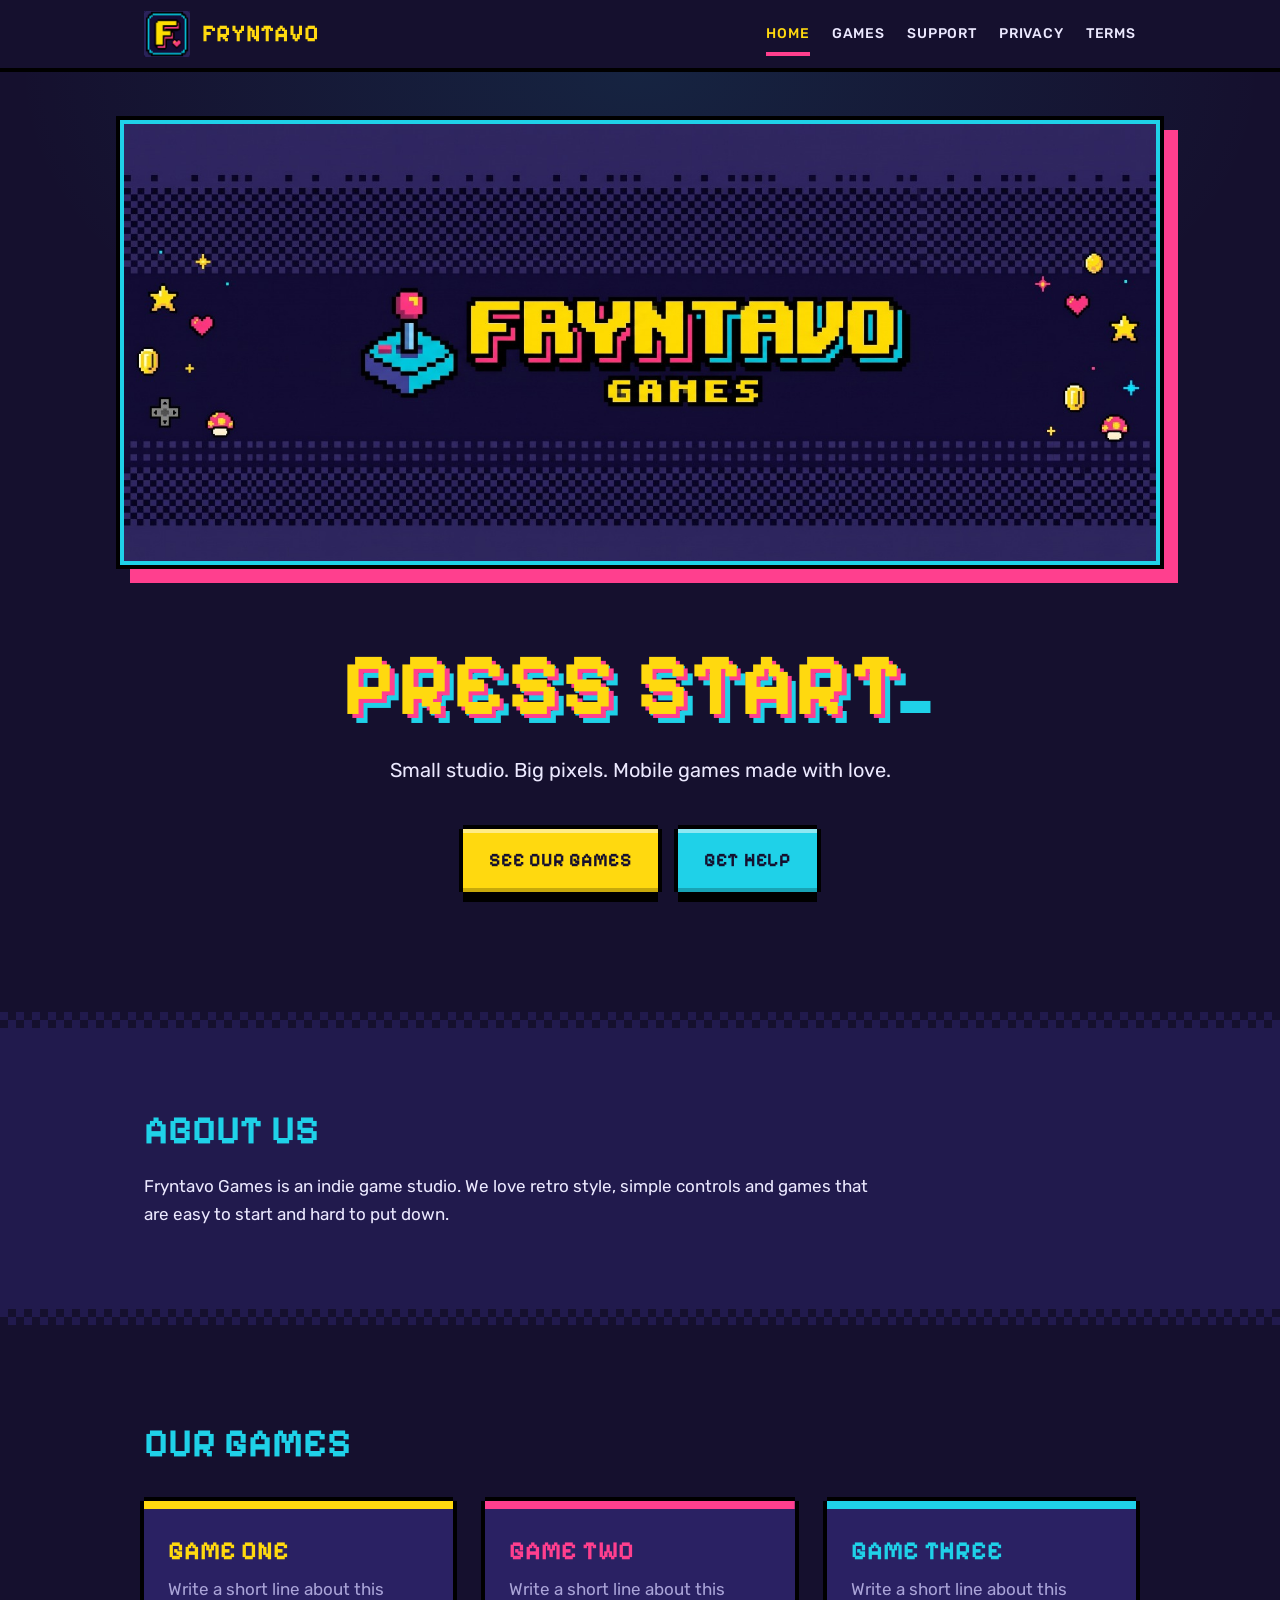
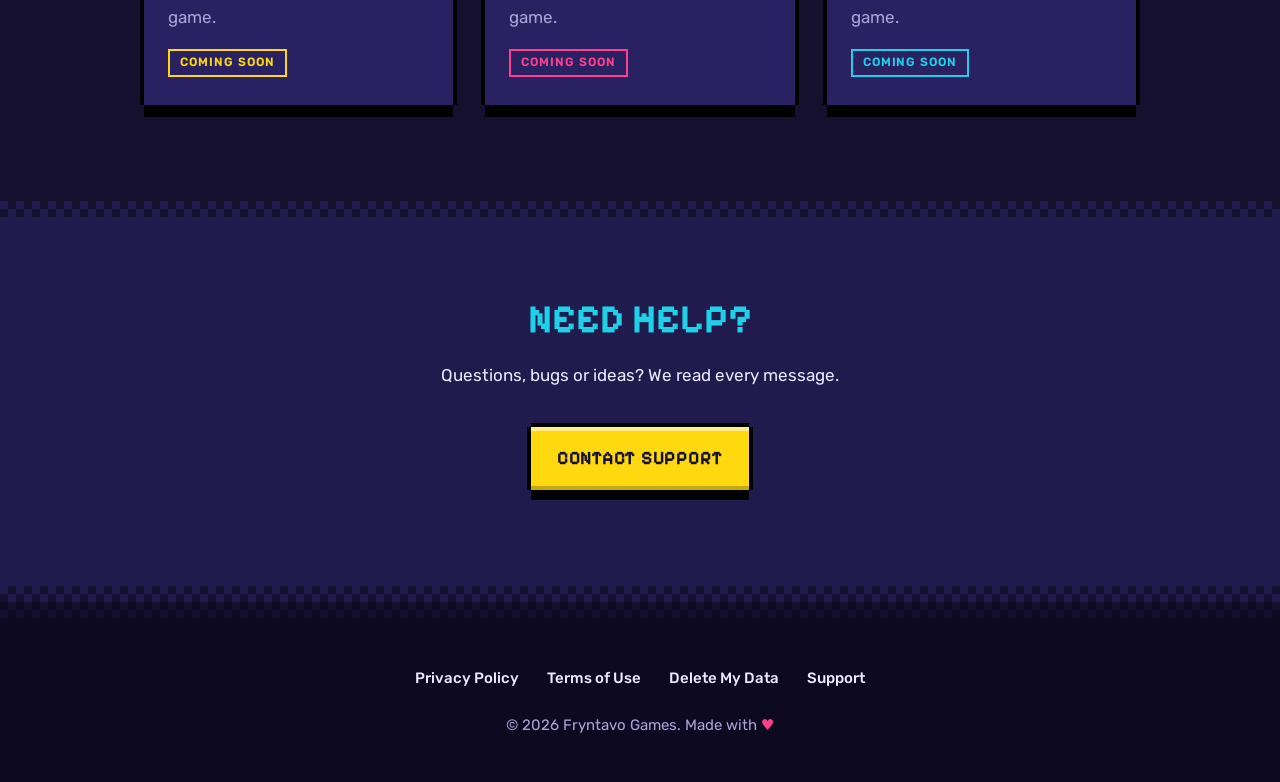
<file: index.html>
<!DOCTYPE html>
<html lang="en">
<head>
<meta charset="UTF-8">
<meta name="viewport" content="width=device-width, initial-scale=1">
<title>Fryntavo Games - Fun Retro Mobile Games</title>
<meta name="description" content="Fryntavo Games is an indie studio making fun retro style mobile games for Android.">
<link rel="icon" href="logo.jpeg">
<link rel="stylesheet" href="style.css">
</head>
<body>

<header><div class="wrap">
  <a class="brand" href="index.html"><img src="logo.jpeg" alt="Fryntavo Games logo"> FRYNTAVO</a>
  <nav>
    <a class="on" href="index.html">HOME</a>
    <a href="index.html#games">GAMES</a>
    <a href="support.html">SUPPORT</a>
    <a href="privacy.html">PRIVACY</a>
    <a href="terms.html">TERMS</a>
  </nav>
</div></header>

<div class="hero">
  <img src="banner.jpg" alt="Fryntavo Games">
  <div class="wrap">
    <h1>PRESS START<span class="blink">_</span></h1>
    <p>Small studio. Big pixels. Mobile games made with love.</p>
    <a class="btn" href="#games">SEE OUR GAMES</a>
    <a class="btn alt" href="support.html">GET HELP</a>
  </div>
</div>

<section class="dark" id="about"><div class="wrap">
  <h2>ABOUT US</h2>
  <p>Fryntavo Games is an indie game studio. We love retro style, simple controls and games that are easy to start and hard to put down.</p>
</div></section>

<section id="games"><div class="wrap">
  <h2>OUR GAMES</h2>
  <div class="grid">
    <!-- CHANGE: one card per game. When a game is live, replace its COMING SOON line with:
    <a class="btn" href="https://play.google.com/store/apps/details?id=YOUR.PACKAGE.NAME">GET IT</a> -->
    <div class="card">
      <h3>GAME ONE</h3>
      <p>Write a short line about this game.</p>
      <span class="tag">COMING SOON</span>
    </div>
    <div class="card">
      <h3>GAME TWO</h3>
      <p>Write a short line about this game.</p>
      <span class="tag">COMING SOON</span>
    </div>
    <div class="card">
      <h3>GAME THREE</h3>
      <p>Write a short line about this game.</p>
      <span class="tag">COMING SOON</span>
    </div>
  </div>
</div></section>

<section class="dark"><div class="wrap center">
  <h2>NEED HELP?</h2>
  <p>Questions, bugs or ideas? We read every message.</p><br>
  <a class="btn" href="support.html">CONTACT SUPPORT</a>
</div></section>

<footer>
  <div class="links">
    <a href="privacy.html">Privacy Policy</a>
    <a href="terms.html">Terms of Use</a>
    <a href="delete-data.html">Delete My Data</a>
    <a href="support.html">Support</a>
  </div>
  <p>&copy; 2026 Fryntavo Games. Made with <span>&hearts;</span></p>
</footer>

</body>
</html>
</file>
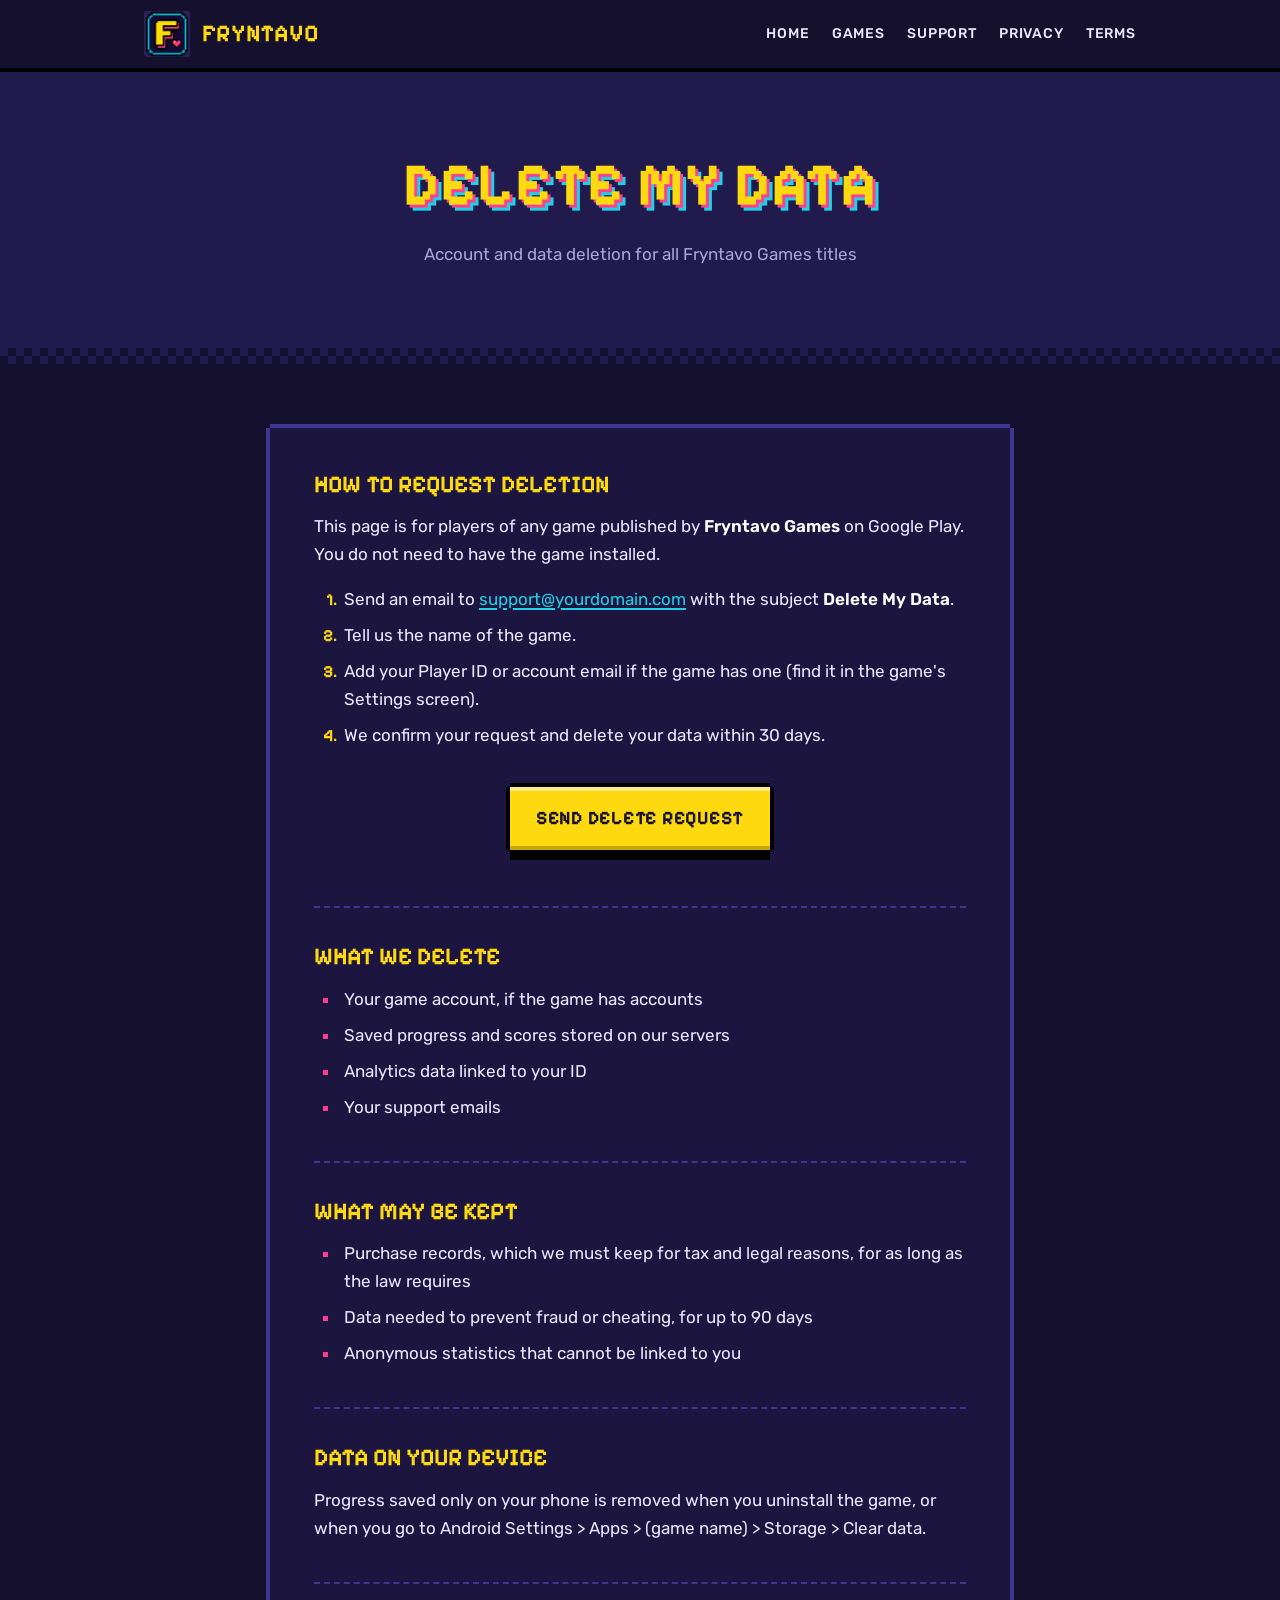
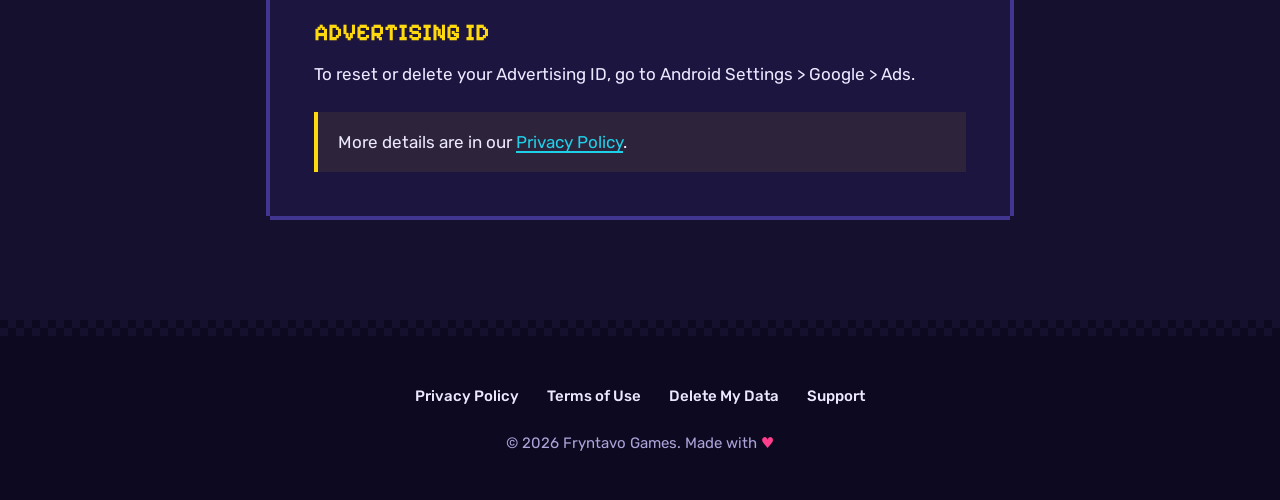
<file: delete-data.html>
<!DOCTYPE html>
<html lang="en">
<head>
<meta charset="UTF-8">
<meta name="viewport" content="width=device-width, initial-scale=1">
<title>Delete My Data - Fryntavo Games</title>
<meta name="description" content="How to request deletion of your account and data from Fryntavo Games.">
<link rel="icon" href="logo.jpeg">
<link rel="stylesheet" href="style.css">
</head>
<body>

<header><div class="wrap">
  <a class="brand" href="index.html"><img src="logo.jpeg" alt="Fryntavo Games logo"> FRYNTAVO</a>
  <nav>
    <a href="index.html">HOME</a>
    <a href="index.html#games">GAMES</a>
    <a href="support.html">SUPPORT</a>
    <a href="privacy.html">PRIVACY</a>
    <a href="terms.html">TERMS</a>
  </nav>
</div></header>

<div class="page-head">
  <h1>DELETE MY DATA</h1>
  <p>Account and data deletion for all Fryntavo Games titles</p>
</div>

<div class="doc">

  <h2>HOW TO REQUEST DELETION</h2>
  <p>This page is for players of any game published by <b>Fryntavo Games</b> on Google Play. You do not need to have the game installed.</p>
  <ol>
    <li>Send an email to <a href="mailto:support@yourdomain.com?subject=Delete%20My%20Data">support@yourdomain.com</a> with the subject <b>Delete My Data</b>.</li>
    <li>Tell us the name of the game.</li>
    <li>Add your Player ID or account email if the game has one (find it in the game's Settings screen).</li>
    <li>We confirm your request and delete your data within 30 days.</li>
  </ol>
  <p class="center"><a class="btn" href="mailto:support@yourdomain.com?subject=Delete%20My%20Data&body=Game%20name%3A%20%0APlayer%20ID%20or%20account%20email%3A%20">SEND DELETE REQUEST</a></p>

  <h2>WHAT WE DELETE</h2>
  <ul>
    <li>Your game account, if the game has accounts</li>
    <li>Saved progress and scores stored on our servers</li>
    <li>Analytics data linked to your ID</li>
    <li>Your support emails</li>
  </ul>

  <h2>WHAT MAY BE KEPT</h2>
  <ul>
    <li>Purchase records, which we must keep for tax and legal reasons, for as long as the law requires</li>
    <li>Data needed to prevent fraud or cheating, for up to 90 days</li>
    <li>Anonymous statistics that cannot be linked to you</li>
  </ul>

  <h2>DATA ON YOUR DEVICE</h2>
  <p>Progress saved only on your phone is removed when you uninstall the game, or when you go to Android Settings &gt; Apps &gt; (game name) &gt; Storage &gt; Clear data.</p>

  <h2>ADVERTISING ID</h2>
  <p>To reset or delete your Advertising ID, go to Android Settings &gt; Google &gt; Ads.</p>

  <div class="note">More details are in our <a href="privacy.html#deletion">Privacy Policy</a>.</div>

</div>

<footer>
  <div class="links">
    <a href="privacy.html">Privacy Policy</a>
    <a href="terms.html">Terms of Use</a>
    <a href="delete-data.html">Delete My Data</a>
    <a href="support.html">Support</a>
  </div>
  <p>&copy; 2026 Fryntavo Games. Made with <span>&hearts;</span></p>
</footer>

</body>
</html>
</file>
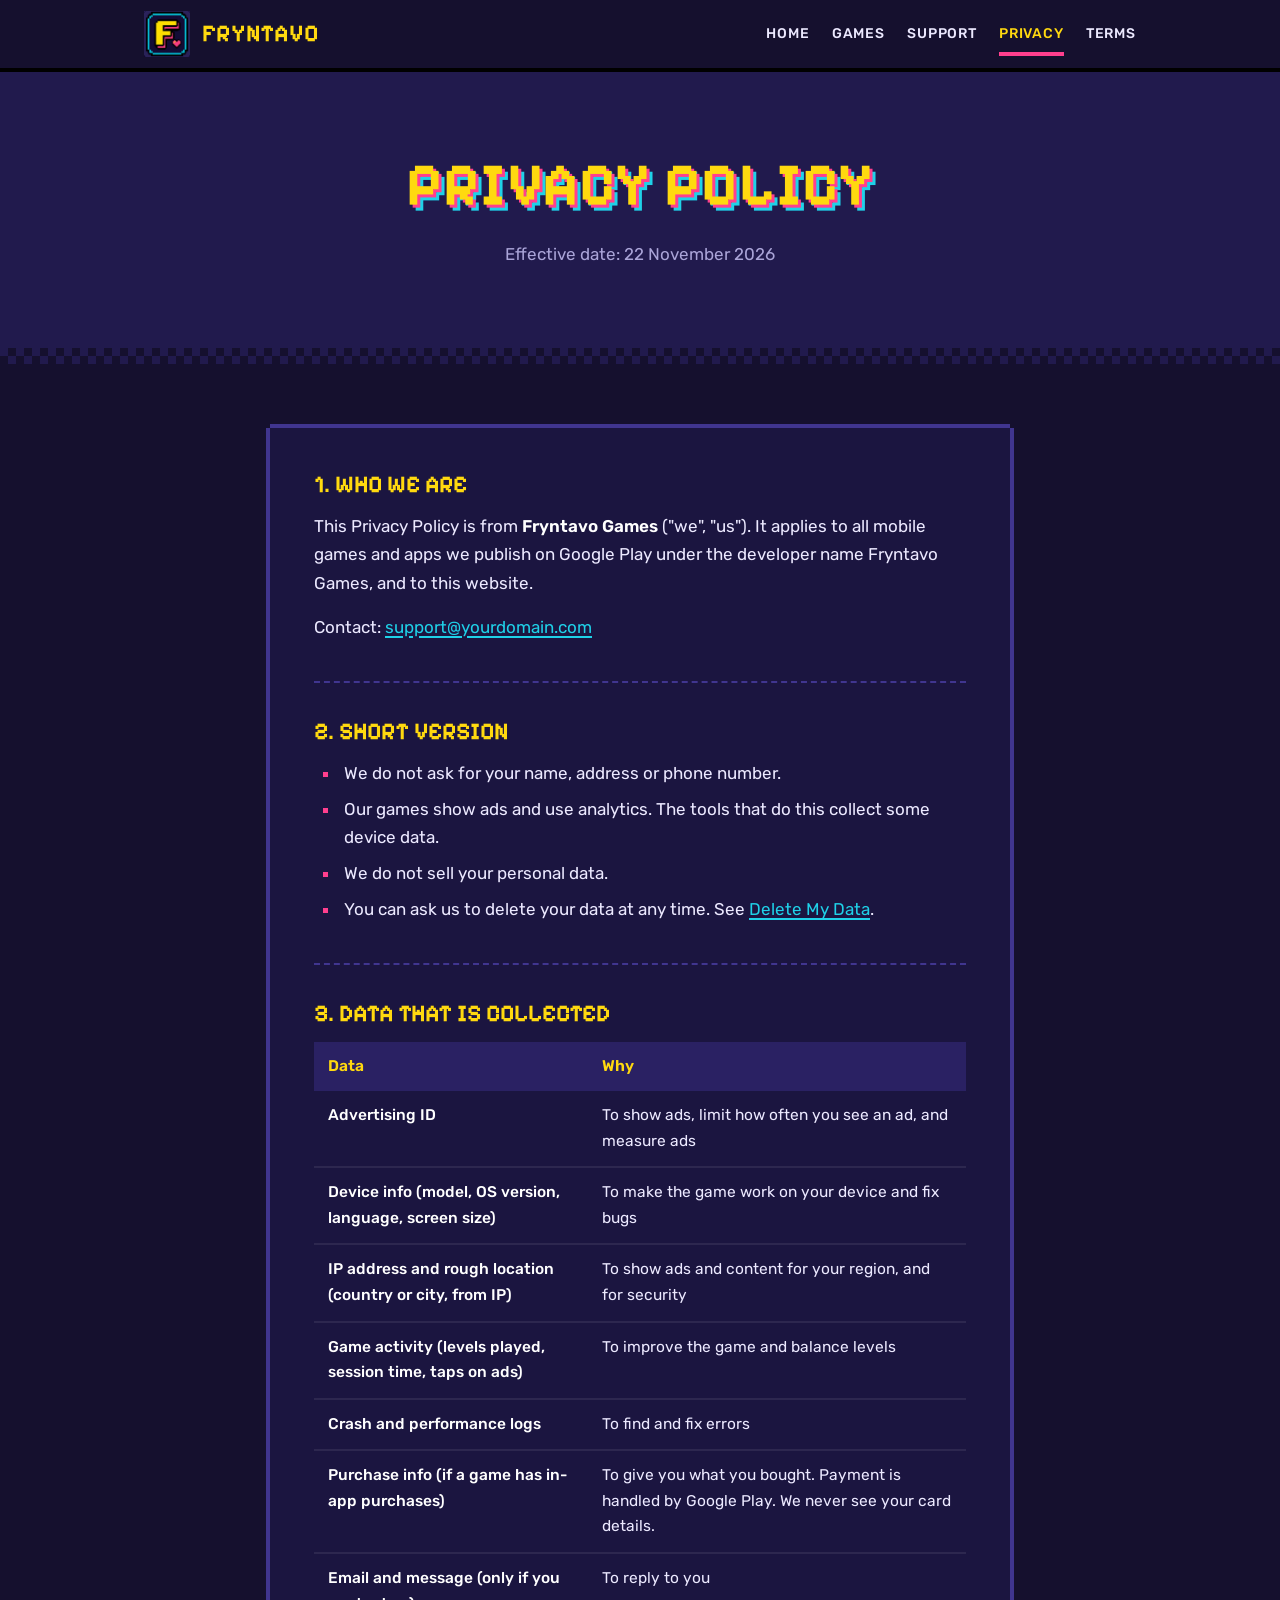
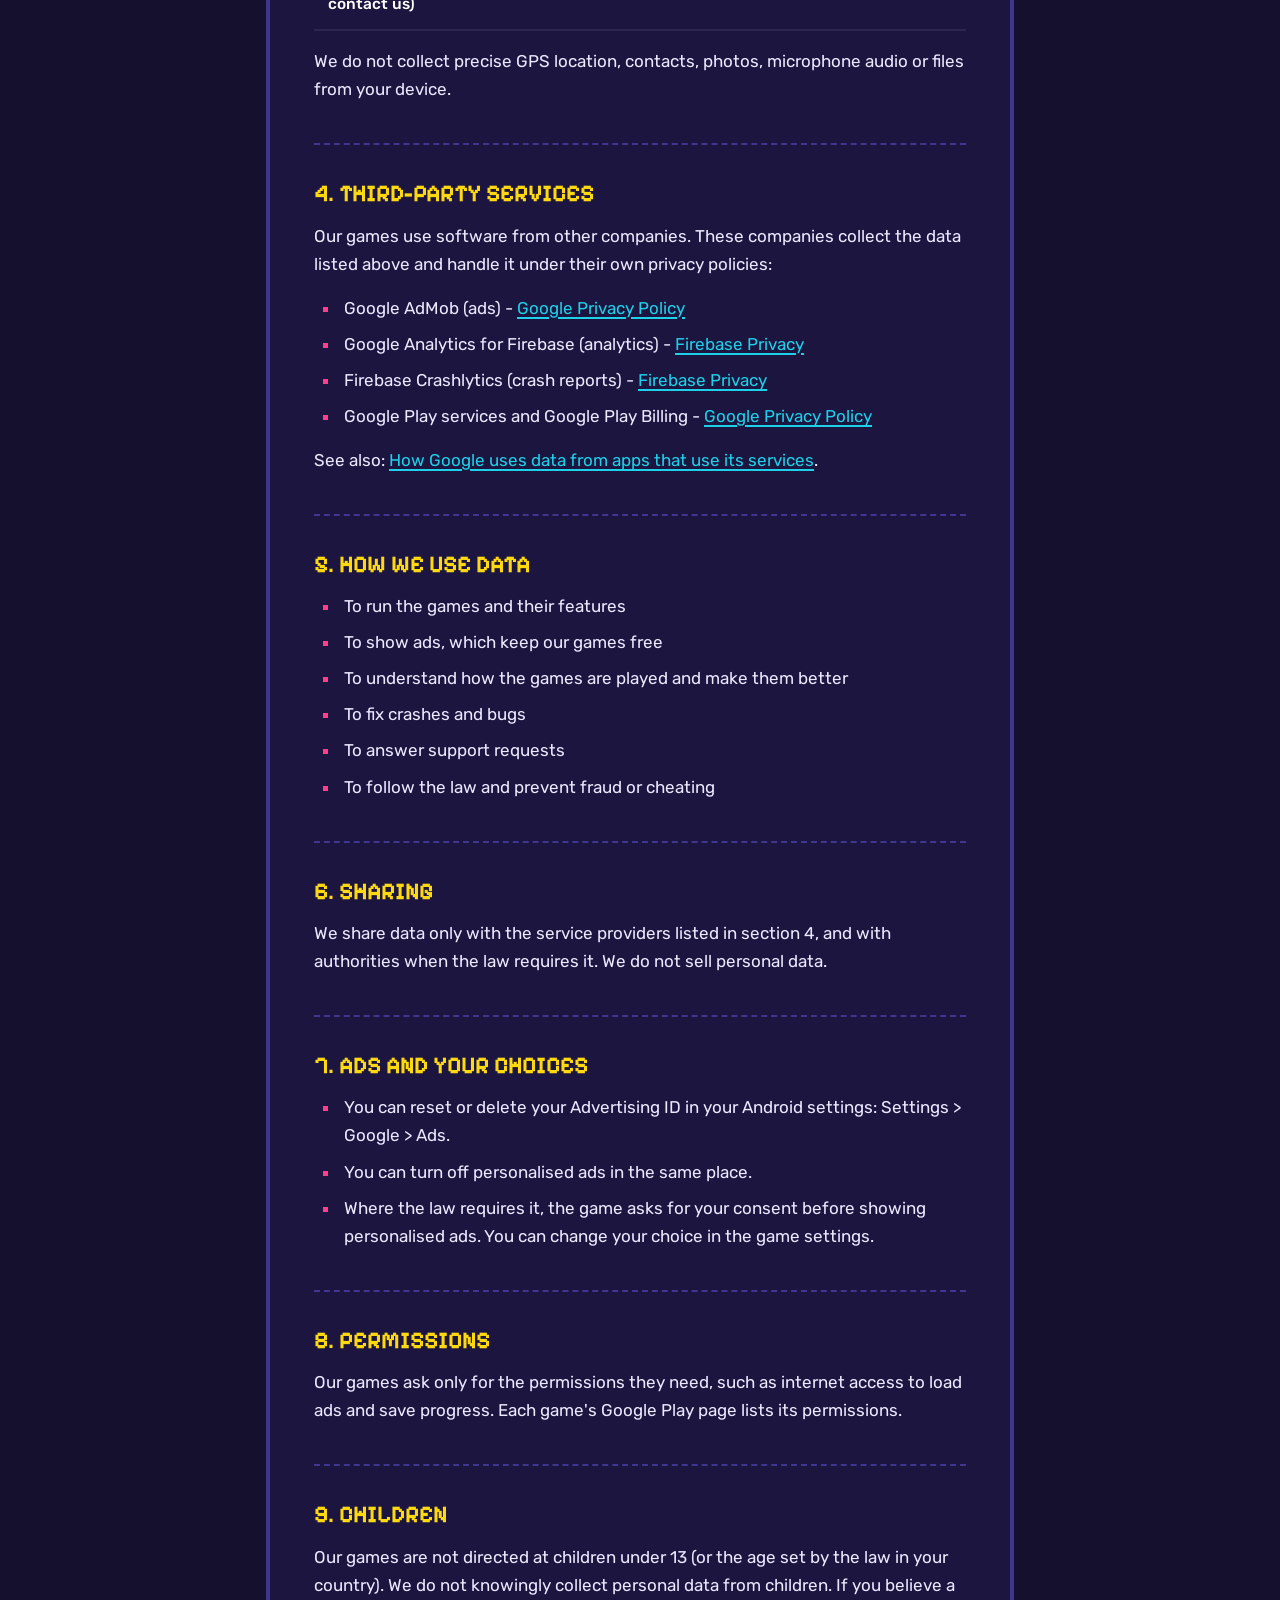
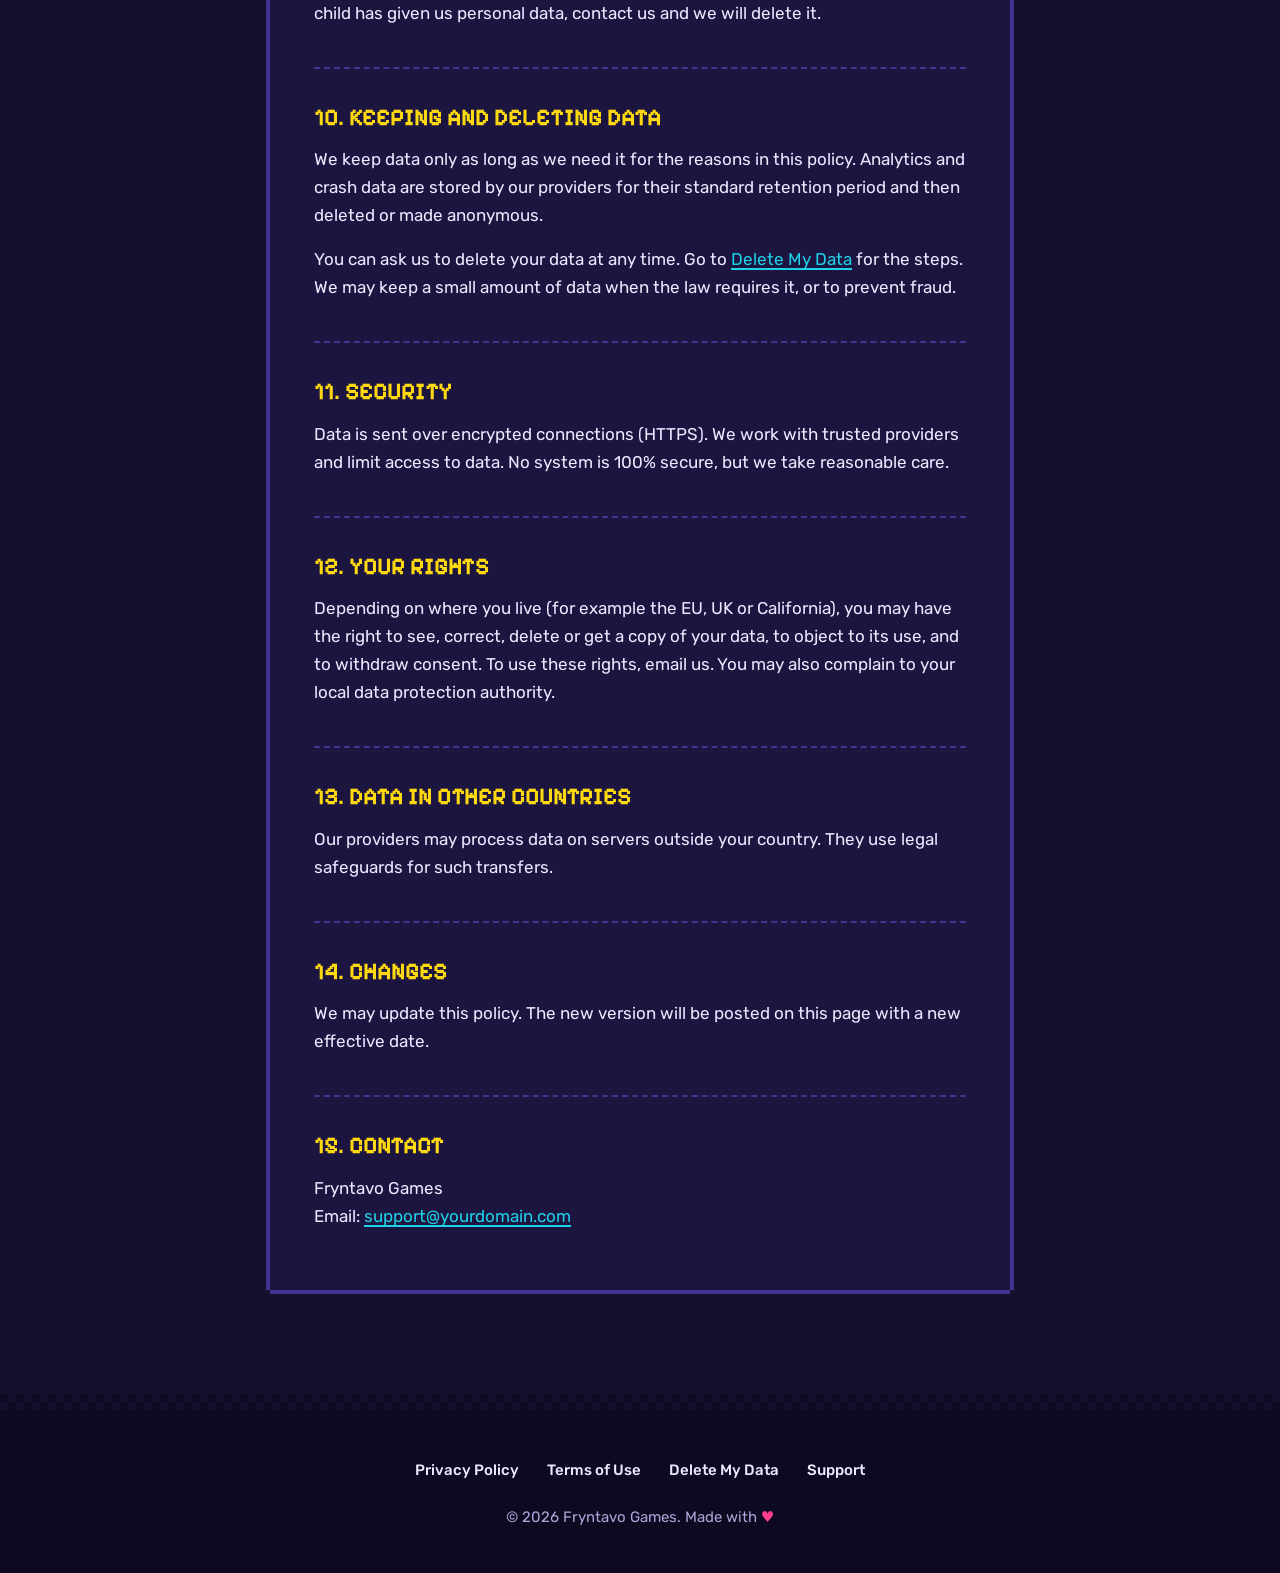
<file: privacy.html>
<!DOCTYPE html>
<html lang="en">
<head>
<meta charset="UTF-8">
<meta name="viewport" content="width=device-width, initial-scale=1">
<title>Privacy Policy - Fryntavo Games</title>
<meta name="description" content="Privacy Policy for all games published by Fryntavo Games.">
<link rel="icon" href="logo.jpeg">
<link rel="stylesheet" href="style.css">
</head>
<body>

<header><div class="wrap">
  <a class="brand" href="index.html"><img src="logo.jpeg" alt="Fryntavo Games logo"> FRYNTAVO</a>
  <nav>
    <a href="index.html">HOME</a>
    <a href="index.html#games">GAMES</a>
    <a href="support.html">SUPPORT</a>
    <a class="on" href="privacy.html">PRIVACY</a>
    <a href="terms.html">TERMS</a>
  </nav>
</div></header>

<div class="page-head">
  <h1>PRIVACY POLICY</h1>
  <p>Effective date: 22 November 2026</p>
</div>

<div class="doc">

  <h2>1. WHO WE ARE</h2>
  <p>This Privacy Policy is from <b>Fryntavo Games</b> ("we", "us"). It applies to all mobile games and apps we publish on Google Play under the developer name Fryntavo Games, and to this website.</p>
  <p>Contact: <a href="mailto:support@yourdomain.com">support@yourdomain.com</a></p>

  <h2>2. SHORT VERSION</h2>
  <ul>
    <li>We do not ask for your name, address or phone number.</li>
    <li>Our games show ads and use analytics. The tools that do this collect some device data.</li>
    <li>We do not sell your personal data.</li>
    <li>You can ask us to delete your data at any time. See <a href="delete-data.html">Delete My Data</a>.</li>
  </ul>

  <h2>3. DATA THAT IS COLLECTED</h2>
  <table>
    <tr><th>Data</th><th>Why</th></tr>
    <tr><td>Advertising ID</td><td>To show ads, limit how often you see an ad, and measure ads</td></tr>
    <tr><td>Device info (model, OS version, language, screen size)</td><td>To make the game work on your device and fix bugs</td></tr>
    <tr><td>IP address and rough location (country or city, from IP)</td><td>To show ads and content for your region, and for security</td></tr>
    <tr><td>Game activity (levels played, session time, taps on ads)</td><td>To improve the game and balance levels</td></tr>
    <tr><td>Crash and performance logs</td><td>To find and fix errors</td></tr>
    <tr><td>Purchase info (if a game has in-app purchases)</td><td>To give you what you bought. Payment is handled by Google Play. We never see your card details.</td></tr>
    <tr><td>Email and message (only if you contact us)</td><td>To reply to you</td></tr>
  </table>
  <p>We do not collect precise GPS location, contacts, photos, microphone audio or files from your device.</p>

  <h2>4. THIRD-PARTY SERVICES</h2>
  <p>Our games use software from other companies. These companies collect the data listed above and handle it under their own privacy policies:</p>
  <!-- CHANGE: keep only the services your games really use. Add any others (Unity Ads, AppLovin, etc.). -->
  <ul>
    <li>Google AdMob (ads) - <a href="https://policies.google.com/privacy" target="_blank" rel="noopener">Google Privacy Policy</a></li>
    <li>Google Analytics for Firebase (analytics) - <a href="https://firebase.google.com/support/privacy" target="_blank" rel="noopener">Firebase Privacy</a></li>
    <li>Firebase Crashlytics (crash reports) - <a href="https://firebase.google.com/support/privacy" target="_blank" rel="noopener">Firebase Privacy</a></li>
    <li>Google Play services and Google Play Billing - <a href="https://policies.google.com/privacy" target="_blank" rel="noopener">Google Privacy Policy</a></li>
  </ul>
  <p>See also: <a href="https://policies.google.com/technologies/partner-sites" target="_blank" rel="noopener">How Google uses data from apps that use its services</a>.</p>

  <h2>5. HOW WE USE DATA</h2>
  <ul>
    <li>To run the games and their features</li>
    <li>To show ads, which keep our games free</li>
    <li>To understand how the games are played and make them better</li>
    <li>To fix crashes and bugs</li>
    <li>To answer support requests</li>
    <li>To follow the law and prevent fraud or cheating</li>
  </ul>

  <h2>6. SHARING</h2>
  <p>We share data only with the service providers listed in section 4, and with authorities when the law requires it. We do not sell personal data.</p>

  <h2>7. ADS AND YOUR CHOICES</h2>
  <ul>
    <li>You can reset or delete your Advertising ID in your Android settings: Settings &gt; Google &gt; Ads.</li>
    <li>You can turn off personalised ads in the same place.</li>
    <li>Where the law requires it, the game asks for your consent before showing personalised ads. You can change your choice in the game settings.</li>
  </ul>

  <h2>8. PERMISSIONS</h2>
  <p>Our games ask only for the permissions they need, such as internet access to load ads and save progress. Each game's Google Play page lists its permissions.</p>

  <h2>9. CHILDREN</h2>
  <!-- CHANGE: if any game is made for children, rewrite this section and follow Google Play's Families policy. -->
  <p>Our games are not directed at children under 13 (or the age set by the law in your country). We do not knowingly collect personal data from children. If you believe a child has given us personal data, contact us and we will delete it.</p>

  <h2 id="deletion">10. KEEPING AND DELETING DATA</h2>
  <p>We keep data only as long as we need it for the reasons in this policy. Analytics and crash data are stored by our providers for their standard retention period and then deleted or made anonymous.</p>
  <p>You can ask us to delete your data at any time. Go to <a href="delete-data.html">Delete My Data</a> for the steps. We may keep a small amount of data when the law requires it, or to prevent fraud.</p>

  <h2>11. SECURITY</h2>
  <p>Data is sent over encrypted connections (HTTPS). We work with trusted providers and limit access to data. No system is 100% secure, but we take reasonable care.</p>

  <h2>12. YOUR RIGHTS</h2>
  <p>Depending on where you live (for example the EU, UK or California), you may have the right to see, correct, delete or get a copy of your data, to object to its use, and to withdraw consent. To use these rights, email us. You may also complain to your local data protection authority.</p>

  <h2>13. DATA IN OTHER COUNTRIES</h2>
  <p>Our providers may process data on servers outside your country. They use legal safeguards for such transfers.</p>

  <h2>14. CHANGES</h2>
  <p>We may update this policy. The new version will be posted on this page with a new effective date.</p>

  <h2>15. CONTACT</h2>
  <p>Fryntavo Games<br>
  Email: <a href="mailto:support@yourdomain.com">support@yourdomain.com</a></p>

</div>

<footer>
  <div class="links">
    <a href="privacy.html">Privacy Policy</a>
    <a href="terms.html">Terms of Use</a>
    <a href="delete-data.html">Delete My Data</a>
    <a href="support.html">Support</a>
  </div>
  <p>&copy; 2026 Fryntavo Games. Made with <span>&hearts;</span></p>
</footer>

</body>
</html>
</file>
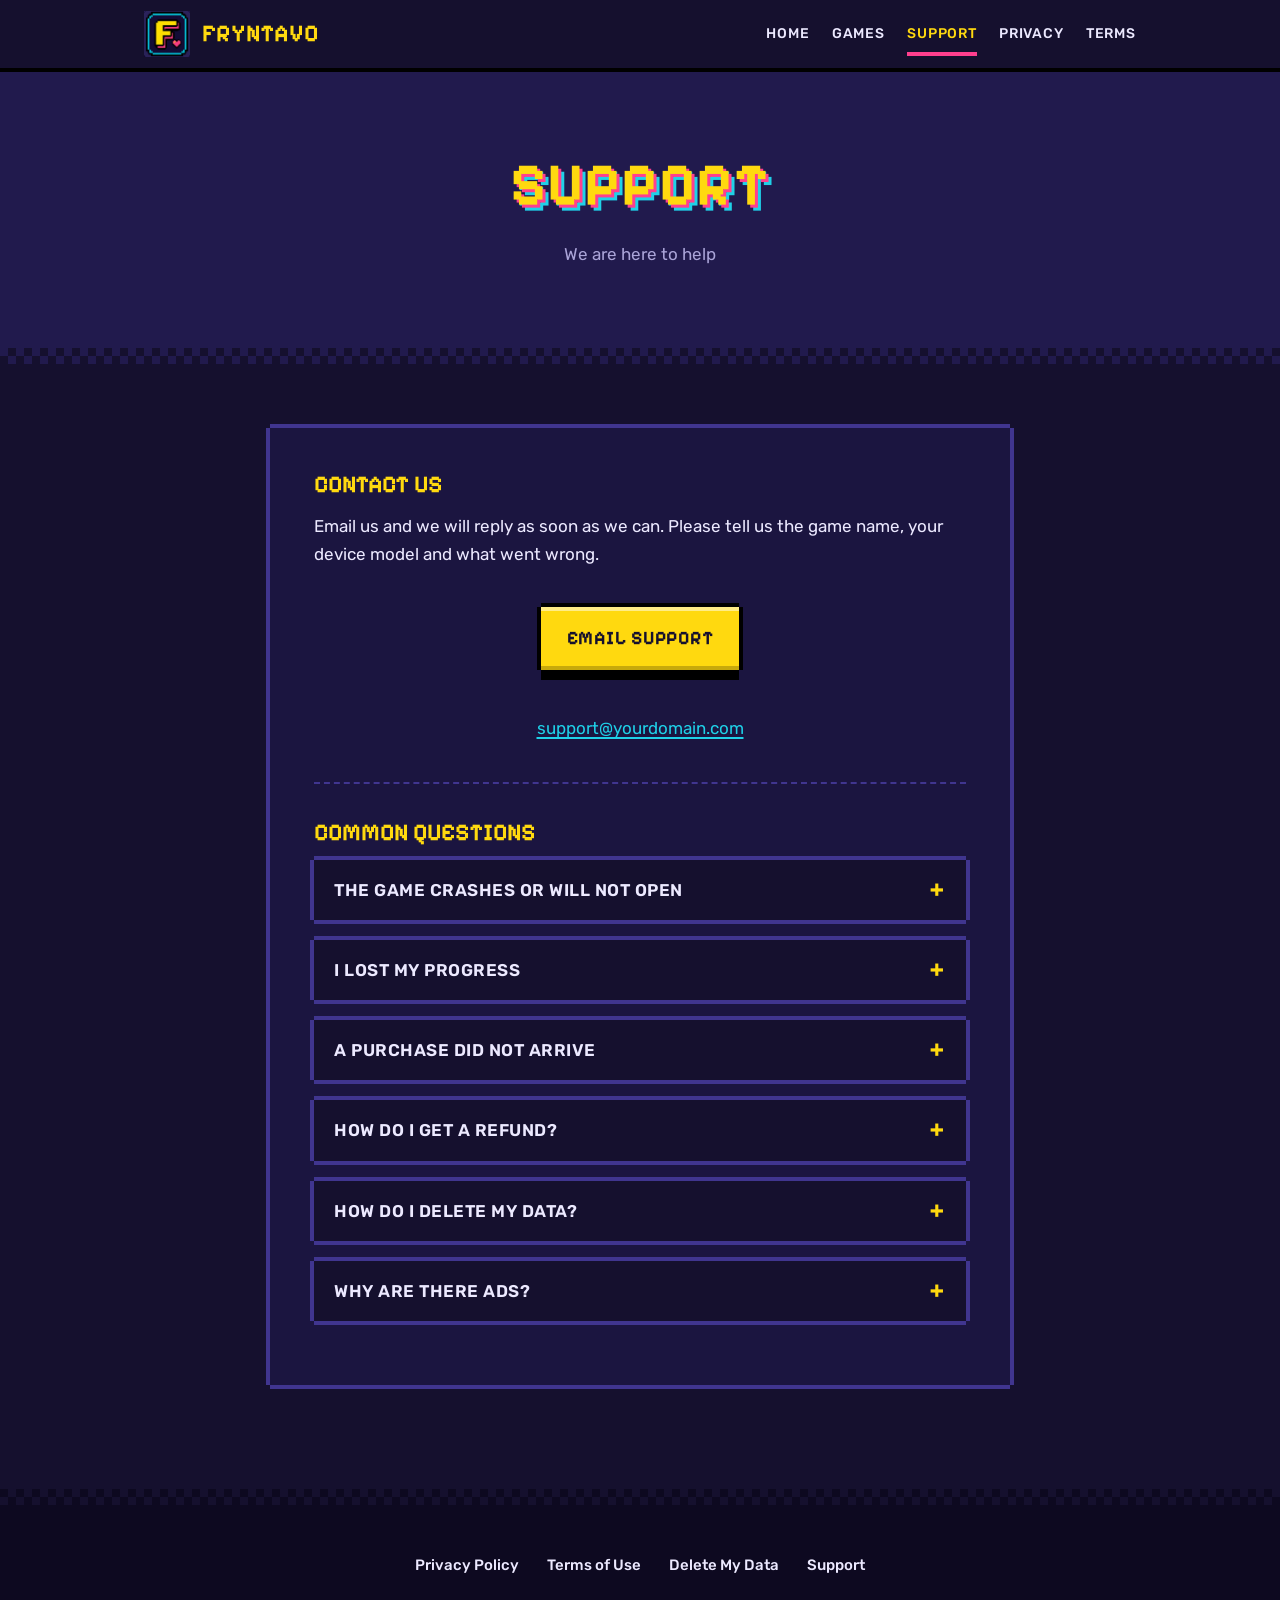
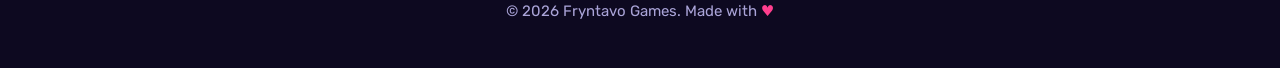
<file: support.html>
<!DOCTYPE html>
<html lang="en">
<head>
<meta charset="UTF-8">
<meta name="viewport" content="width=device-width, initial-scale=1">
<title>Support - Fryntavo Games</title>
<meta name="description" content="Get help with Fryntavo Games titles.">
<link rel="icon" href="logo.jpeg">
<link rel="stylesheet" href="style.css">
</head>
<body>

<header><div class="wrap">
  <a class="brand" href="index.html"><img src="logo.jpeg" alt="Fryntavo Games logo"> FRYNTAVO</a>
  <nav>
    <a href="index.html">HOME</a>
    <a href="index.html#games">GAMES</a>
    <a class="on" href="support.html">SUPPORT</a>
    <a href="privacy.html">PRIVACY</a>
    <a href="terms.html">TERMS</a>
  </nav>
</div></header>

<div class="page-head">
  <h1>SUPPORT</h1>
  <p>We are here to help</p>
</div>

<div class="doc">

  <h2>CONTACT US</h2>
  <p>Email us and we will reply as soon as we can. Please tell us the game name, your device model and what went wrong.</p>
  <p class="center"><a class="btn" href="mailto:support@yourdomain.com?subject=Support%20Request">EMAIL SUPPORT</a></p>
  <p class="center"><a href="mailto:support@yourdomain.com">support@yourdomain.com</a></p>

  <h2>COMMON QUESTIONS</h2>

  <details>
    <summary>THE GAME CRASHES OR WILL NOT OPEN</summary>
    <p>Update the game from Google Play, restart your phone, and check you have free storage space. If it still fails, email us your device model and Android version.</p>
  </details>

  <details>
    <summary>I LOST MY PROGRESS</summary>
    <p>Progress may be saved on your device. Uninstalling the game or clearing its data can remove it. Email us and we will try to help.</p>
  </details>

  <details>
    <summary>A PURCHASE DID NOT ARRIVE</summary>
    <p>Restart the game while online. If the item is still missing, email us the order number from your Google Play receipt.</p>
  </details>

  <details>
    <summary>HOW DO I GET A REFUND?</summary>
    <p>Refunds are handled by Google Play. Open Google Play, go to your order history and request a refund there.</p>
  </details>

  <details>
    <summary>HOW DO I DELETE MY DATA?</summary>
    <p>Follow the steps on our <a href="delete-data.html">Delete My Data</a> page.</p>
  </details>

  <details>
    <summary>WHY ARE THERE ADS?</summary>
    <p>Ads keep our games free to play. You can turn off personalised ads in Android Settings &gt; Google &gt; Ads.</p>
  </details>

</div>

<footer>
  <div class="links">
    <a href="privacy.html">Privacy Policy</a>
    <a href="terms.html">Terms of Use</a>
    <a href="delete-data.html">Delete My Data</a>
    <a href="support.html">Support</a>
  </div>
  <p>&copy; 2026 Fryntavo Games. Made with <span>&hearts;</span></p>
</footer>

</body>
</html>
</file>
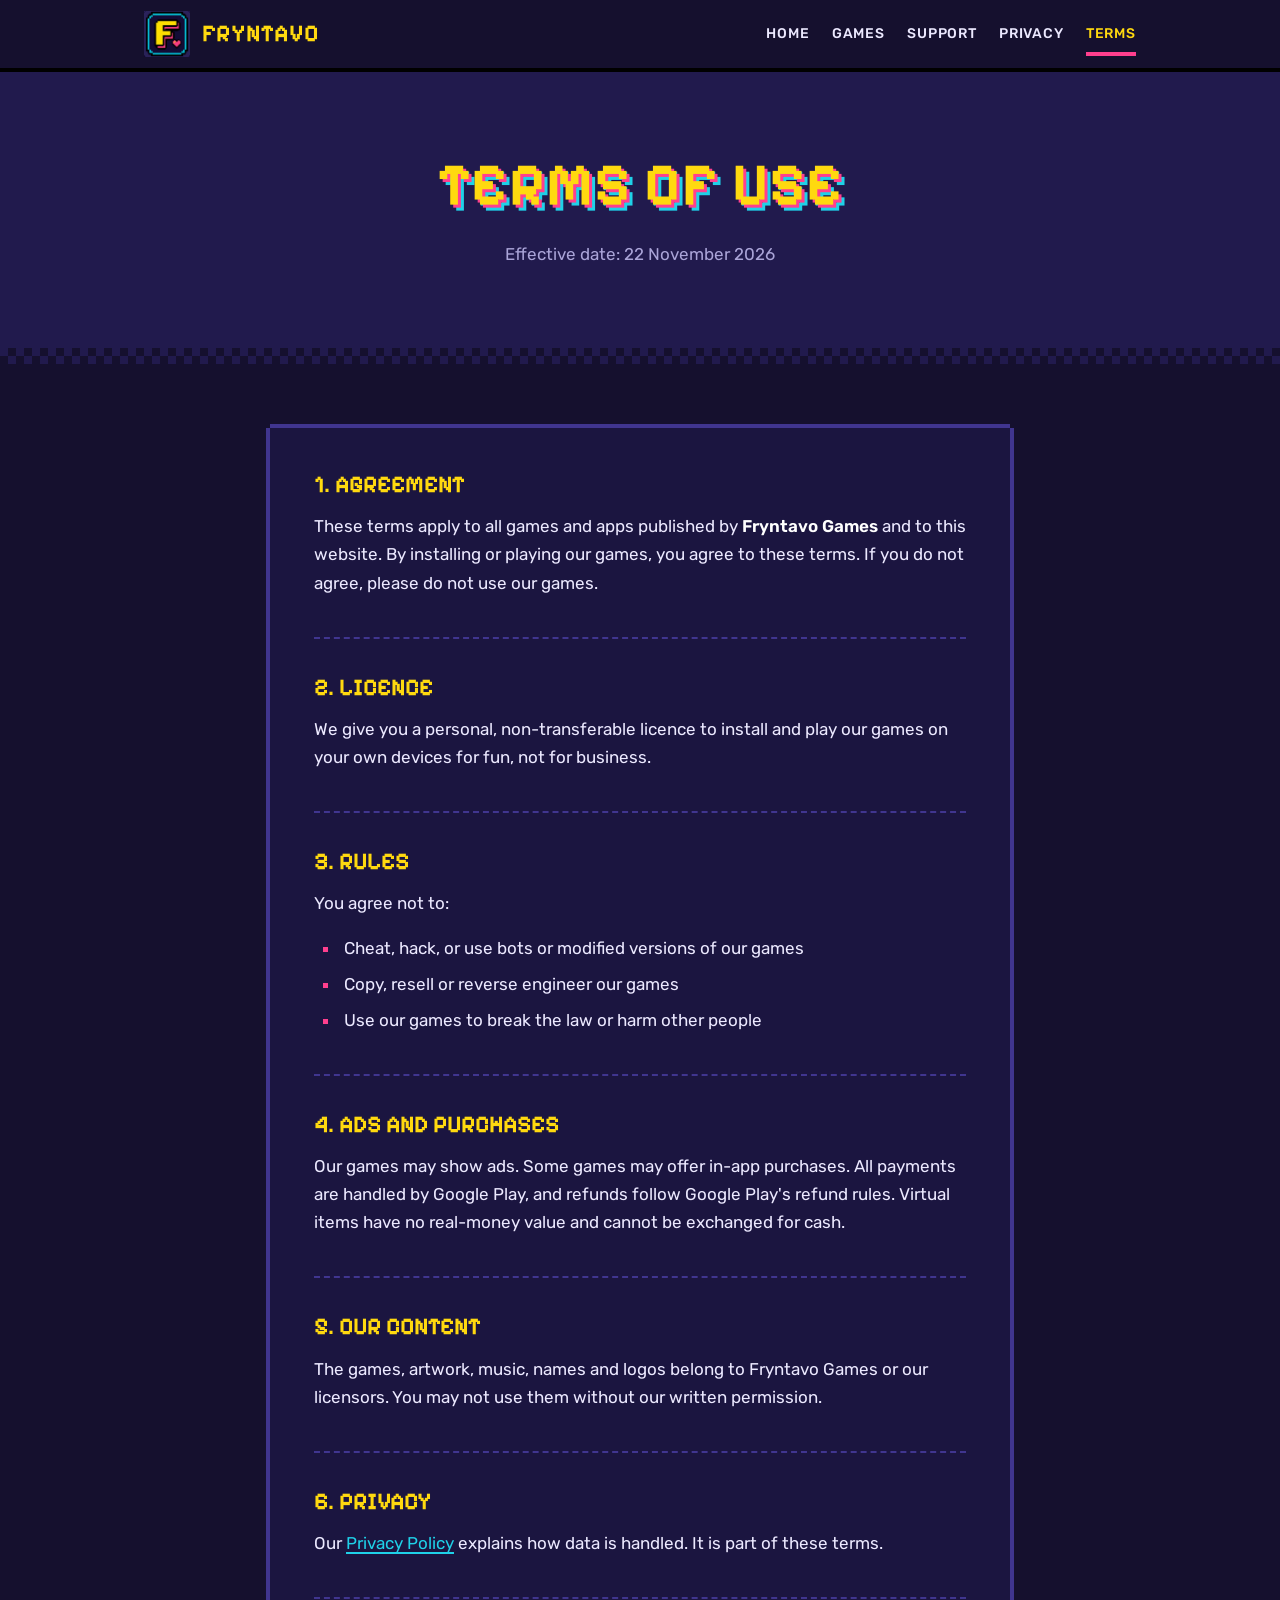
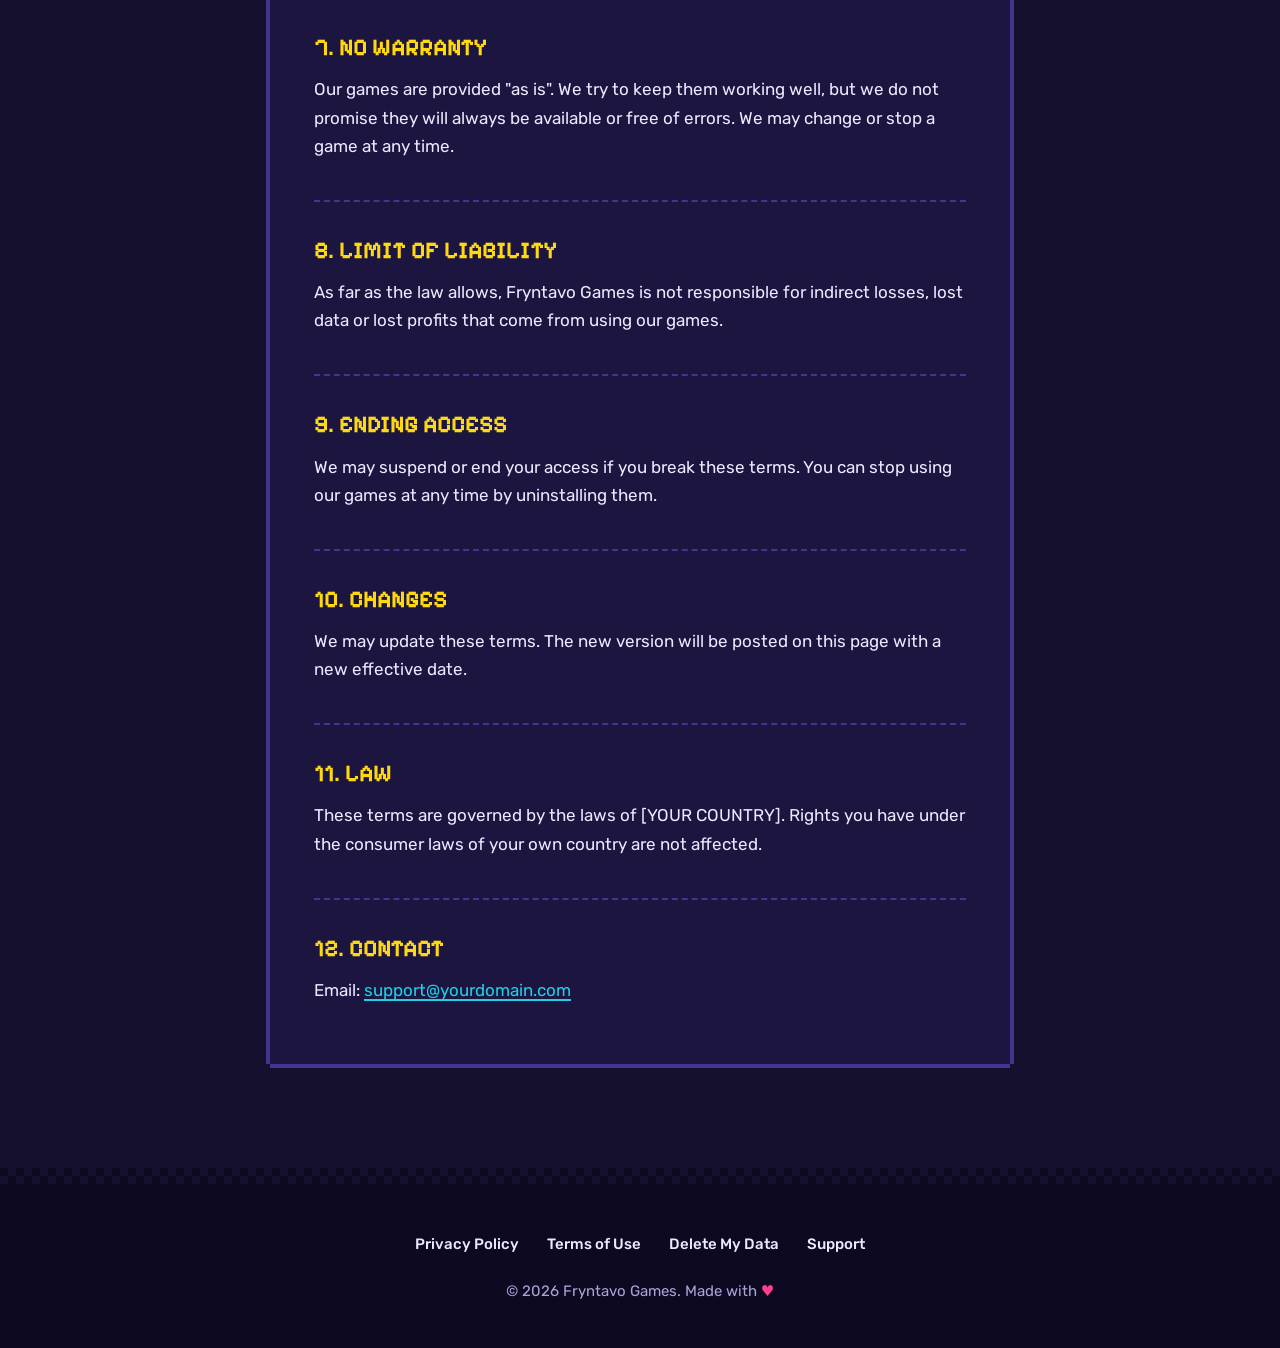
<file: terms.html>
<!DOCTYPE html>
<html lang="en">
<head>
<meta charset="UTF-8">
<meta name="viewport" content="width=device-width, initial-scale=1">
<title>Terms of Use - Fryntavo Games</title>
<meta name="description" content="Terms of Use for all games published by Fryntavo Games.">
<link rel="icon" href="logo.jpeg">
<link rel="stylesheet" href="style.css">
</head>
<body>

<header><div class="wrap">
  <a class="brand" href="index.html"><img src="logo.jpeg" alt="Fryntavo Games logo"> FRYNTAVO</a>
  <nav>
    <a href="index.html">HOME</a>
    <a href="index.html#games">GAMES</a>
    <a href="support.html">SUPPORT</a>
    <a href="privacy.html">PRIVACY</a>
    <a class="on" href="terms.html">TERMS</a>
  </nav>
</div></header>

<div class="page-head">
  <h1>TERMS OF USE</h1>
  <p>Effective date: 22 November 2026</p>
</div>

<div class="doc">

  <h2>1. AGREEMENT</h2>
  <p>These terms apply to all games and apps published by <b>Fryntavo Games</b> and to this website. By installing or playing our games, you agree to these terms. If you do not agree, please do not use our games.</p>

  <h2>2. LICENCE</h2>
  <p>We give you a personal, non-transferable licence to install and play our games on your own devices for fun, not for business.</p>

  <h2>3. RULES</h2>
  <p>You agree not to:</p>
  <ul>
    <li>Cheat, hack, or use bots or modified versions of our games</li>
    <li>Copy, resell or reverse engineer our games</li>
    <li>Use our games to break the law or harm other people</li>
  </ul>

  <h2>4. ADS AND PURCHASES</h2>
  <p>Our games may show ads. Some games may offer in-app purchases. All payments are handled by Google Play, and refunds follow Google Play's refund rules. Virtual items have no real-money value and cannot be exchanged for cash.</p>

  <h2>5. OUR CONTENT</h2>
  <p>The games, artwork, music, names and logos belong to Fryntavo Games or our licensors. You may not use them without our written permission.</p>

  <h2>6. PRIVACY</h2>
  <p>Our <a href="privacy.html">Privacy Policy</a> explains how data is handled. It is part of these terms.</p>

  <h2>7. NO WARRANTY</h2>
  <p>Our games are provided "as is". We try to keep them working well, but we do not promise they will always be available or free of errors. We may change or stop a game at any time.</p>

  <h2>8. LIMIT OF LIABILITY</h2>
  <p>As far as the law allows, Fryntavo Games is not responsible for indirect losses, lost data or lost profits that come from using our games.</p>

  <h2>9. ENDING ACCESS</h2>
  <p>We may suspend or end your access if you break these terms. You can stop using our games at any time by uninstalling them.</p>

  <h2>10. CHANGES</h2>
  <p>We may update these terms. The new version will be posted on this page with a new effective date.</p>

  <h2>11. LAW</h2>
  <!-- CHANGE: put your country here -->
  <p>These terms are governed by the laws of [YOUR COUNTRY]. Rights you have under the consumer laws of your own country are not affected.</p>

  <h2>12. CONTACT</h2>
  <p>Email: <a href="mailto:support@yourdomain.com">support@yourdomain.com</a></p>

</div>

<footer>
  <div class="links">
    <a href="privacy.html">Privacy Policy</a>
    <a href="terms.html">Terms of Use</a>
    <a href="delete-data.html">Delete My Data</a>
    <a href="support.html">Support</a>
  </div>
  <p>&copy; 2026 Fryntavo Games. Made with <span>&hearts;</span></p>
</footer>

</body>
</html>
</file>
<file: style.css>
@import url('https://fonts.googleapis.com/css2?family=Pixelify+Sans:wght@500;700&family=Rubik:wght@400;500;600&display=swap');

:root{
  --night:#15102e;
  --deep:#211a4d;
  --panel:#2a2163;
  --line:#40358f;
  --yellow:#ffd90f;
  --pink:#ff3f8e;
  --cyan:#1fd1e8;
  --text:#ece9ff;
  --muted:#aaa4d8;
  --display:'Pixelify Sans','Press Start 2P',monospace;
  --body:'Rubik',system-ui,-apple-system,'Segoe UI',sans-serif;
}

*{box-sizing:border-box;margin:0;padding:0}
html{scroll-behavior:smooth}
[id]{scroll-margin-top:96px}
body{background:var(--night);color:var(--text);font-family:var(--body);font-size:17px;line-height:1.65;-webkit-font-smoothing:antialiased}
img{max-width:100%}
::selection{background:var(--pink);color:#fff}
a{color:var(--cyan);text-underline-offset:3px;text-decoration-thickness:2px}
a:hover{color:var(--yellow)}
:focus-visible{outline:3px solid var(--yellow);outline-offset:4px}
h1,h2,h3{font-family:var(--display);font-weight:700;line-height:1.1;text-wrap:balance}
.wrap{max-width:1040px;margin:0 auto;padding:0 24px}
.center{text-align:center}

.btn,.card,.doc,details{
  box-shadow:
    0 -4px 0 0 var(--edge), -4px 0 0 0 var(--edge), 4px 0 0 0 var(--edge),
    0 4px 0 0 var(--edge), 0 var(--drop,4px) 0 0 var(--edge);
}

header{background:var(--night);border-bottom:4px solid #000;position:sticky;top:0;z-index:10}
header .wrap{display:flex;align-items:center;justify-content:space-between;flex-wrap:wrap;gap:8px 24px;padding-top:12px;padding-bottom:12px}
.brand,.brand:hover{display:flex;align-items:center;gap:12px;font-family:var(--display);font-weight:700;font-size:24px;letter-spacing:.04em;color:var(--yellow);text-decoration:none}
.brand img{width:88px;height:88px;max-width:none;margin:-22px -21px;clip-path:inset(24%)}
nav{display:flex;flex-wrap:wrap;gap:4px 22px}
nav a{font-size:14px;font-weight:500;letter-spacing:.06em;color:var(--text);text-decoration:none;padding:6px 0}
nav a:hover{color:var(--yellow)}
nav a.on{color:var(--yellow);box-shadow:0 4px 0 0 var(--pink)}

.hero{padding:48px 24px 104px;text-align:center;background:radial-gradient(70% 55% at 50% 0,rgba(31,209,232,.10),transparent 70%)}
.hero img{display:block;width:100%;max-width:1040px;height:auto;margin:0 auto;border:4px solid var(--cyan);box-shadow:0 0 0 4px #000,14px 14px 0 4px var(--pink)}
.hero .wrap{padding:0}
.hero h1{font-size:clamp(36px,9vw,88px);letter-spacing:.02em;color:var(--yellow);text-shadow:.05em .05em 0 var(--pink),.1em .1em 0 var(--cyan);margin:72px 0 20px}
.hero p{font-size:20px;max-width:30em;margin:0 auto 32px}
.blink{color:var(--cyan);text-shadow:none;animation:blink 1s steps(1) infinite}
@keyframes blink{50%{opacity:0}}

.btn,.btn:hover{color:var(--night)}
.btn{--edge:#000;--drop:10px;display:inline-block;margin:10px 8px 16px;padding:12px 26px;background:var(--yellow);border-style:solid;border-width:4px 0;border-color:rgba(255,255,255,.5) transparent rgba(0,0,0,.22);font-family:var(--display);font-weight:700;font-size:19px;letter-spacing:.04em;text-decoration:none;cursor:pointer}
.btn.alt{background:var(--cyan)}
.btn:hover{filter:brightness(1.08)}
.btn:active{--drop:4px;transform:translateY(6px)}

section{padding:96px 0}
section h2{font-size:clamp(28px,4.5vw,40px);color:var(--cyan);margin-bottom:20px}
section p{max-width:44em}
section .center p{margin-left:auto;margin-right:auto}
section.dark{background:var(--deep)}

section.dark,.page-head,footer{position:relative}
section.dark::before,section.dark::after,.page-head::after,footer::before{content:"";position:absolute;left:0;right:0;height:16px;background:conic-gradient(var(--night) 25%,transparent 0 50%,var(--night) 0 75%,transparent 0) 0 0/16px 16px}
section.dark::before,footer::before{top:0}
section.dark::after,.page-head::after{bottom:0}

.grid{display:grid;grid-template-columns:repeat(auto-fit,minmax(250px,1fr));gap:36px 32px;margin-top:36px}
.card{--edge:#000;--drop:12px;--accent:var(--yellow);padding:36px 24px 28px;background:linear-gradient(var(--accent),var(--accent)) top/100% 8px no-repeat var(--panel)}
.card:nth-child(3n+2){--accent:var(--pink)}
.card:nth-child(3n){--accent:var(--cyan)}
.card h3{font-size:26px;color:var(--accent);margin-bottom:10px}
.card p{color:var(--muted)}
.tag{display:inline-block;margin-top:18px;padding:2px 10px;border:2px solid;color:var(--accent);font-size:12px;font-weight:600;letter-spacing:.08em}
.card .btn{margin:20px 0 10px}

.page-head{background:var(--deep);text-align:center;padding:80px 24px 96px}
.page-head h1{font-size:clamp(32px,7vw,60px);letter-spacing:.02em;color:var(--yellow);text-shadow:.05em .05em 0 var(--pink),.1em .1em 0 var(--cyan)}
.page-head p{margin-top:22px;color:var(--muted)}

.doc{--edge:var(--line);width:min(740px,calc(100% - 40px));margin:64px auto 104px;padding:44px;background:#1b1540}
.doc h2{font-size:24px;color:var(--yellow);margin:40px 0 14px;padding-top:36px;border-top:2px dashed var(--line)}
.doc h2:first-child{margin-top:0;padding-top:0;border-top:0}
.doc p,.doc ul,.doc ol,.doc table{margin-bottom:16px}
.doc ul,.doc ol{padding-left:26px}
.doc ul{list-style:square}
.doc li{margin-bottom:8px;padding-left:4px}
.doc li::marker{color:var(--pink)}
.doc ol li::marker{font-family:var(--display);font-weight:700;color:var(--yellow)}
.doc b{color:#fff;font-weight:600}
.doc .center{margin:28px 0 20px}

table{width:100%;border-collapse:collapse;font-size:15.5px}
th,td{text-align:left;vertical-align:top;padding:12px 14px}
th{background:var(--panel);color:var(--yellow);font-weight:600}
td{border-bottom:2px solid rgba(255,255,255,.08)}
td:first-child{color:#fff;font-weight:500;width:42%}

.note{margin:24px 0 0;padding:16px 20px;background:rgba(255,217,15,.08);border-left:4px solid var(--yellow)}

details{--edge:var(--line);margin:0 0 20px;padding:16px 20px;background:var(--night)}
details[open]{--edge:var(--yellow)}
summary{display:flex;justify-content:space-between;align-items:center;gap:16px;list-style:none;cursor:pointer;font-weight:600;letter-spacing:.03em}
summary::-webkit-details-marker{display:none}
summary::after{content:"+";font-family:var(--display);font-size:26px;line-height:1;color:var(--yellow)}
details[open] summary::after{content:"\2212"}
.doc details p{margin:12px 0 0;color:var(--muted)}

footer{background:#0d0920;text-align:center;padding:64px 24px 44px;font-size:15px}
footer .links{display:flex;flex-wrap:wrap;justify-content:center;gap:10px 28px}
footer .links a{color:var(--text);font-weight:500;text-decoration:none}
footer .links a:hover{color:var(--yellow)}
footer p{margin-top:22px;color:var(--muted)}
footer span{color:var(--pink)}

@media (max-width:640px){
  body{font-size:16px}
  .brand,.brand:hover{font-size:21px}
  nav{gap:2px 16px}
  nav a{font-size:12.5px}
  .hero{padding:28px 20px 80px}
  .hero img{box-shadow:0 0 0 4px #000,8px 8px 0 4px var(--pink)}
  .hero h1{margin-top:52px}
  .hero p{font-size:18px}
  section{padding:72px 0}
  .page-head{padding:56px 20px 72px}
  .doc{margin:40px auto 80px;padding:28px 22px}
  th,td{padding:10px}
  table{font-size:14.5px}
}
@media (prefers-reduced-motion:reduce){
  html{scroll-behavior:auto}
  .blink{animation:none}
}
</file>
